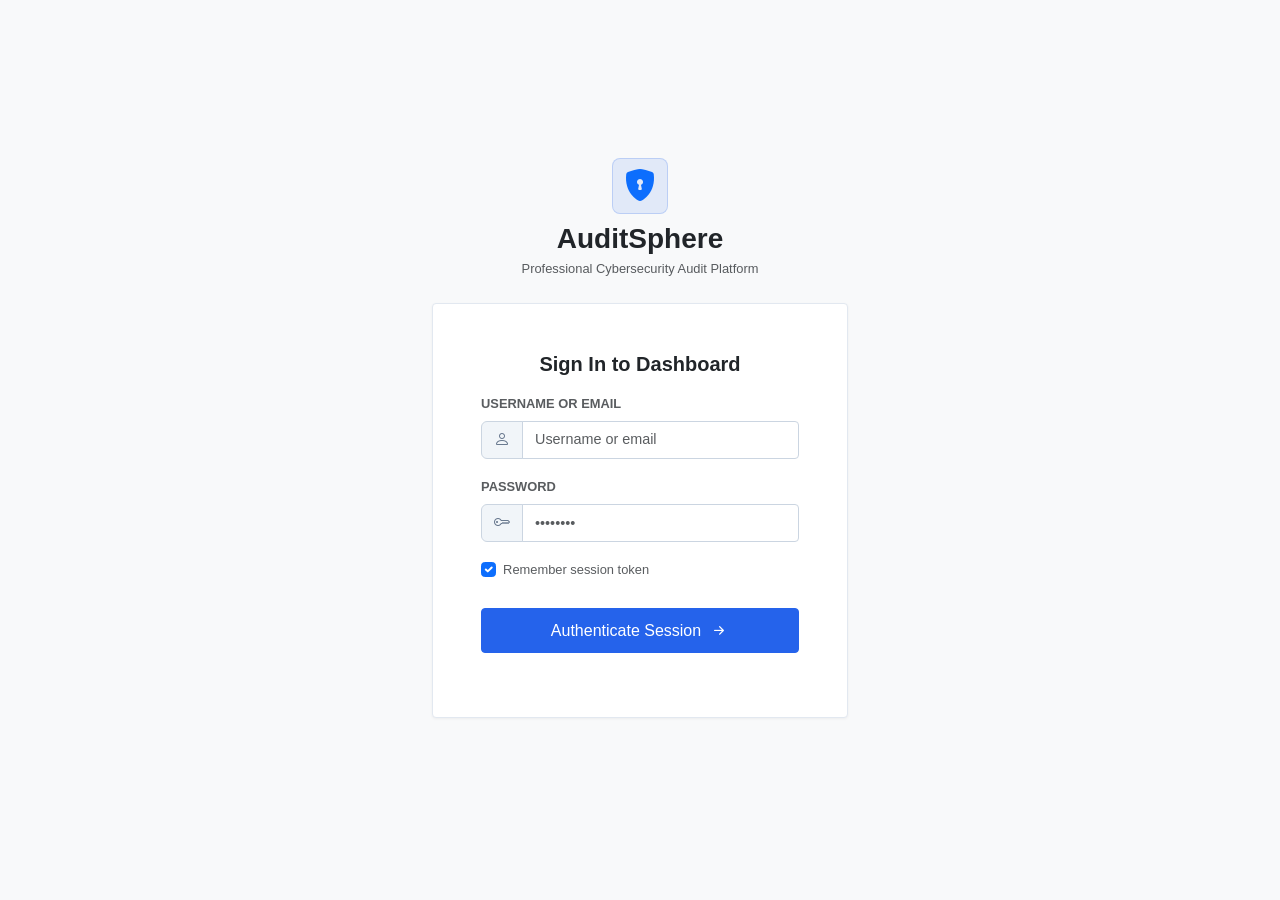
<file: frontend/index.html>
<!DOCTYPE html>
<html lang="en">
<head>
  <meta charset="UTF-8">
  <meta name="viewport" content="width=device-width, initial-scale=1.0">
  <title>Dashboard - Cybersecurity Audit Platform</title>
  <!-- Bootstrap 5 CSS -->
  <link href="https://cdn.jsdelivr.net/npm/bootstrap@5.3.2/dist/css/bootstrap.min.css" rel="stylesheet">
  <!-- Bootstrap Icons -->
  <link rel="stylesheet" href="https://cdn.jsdelivr.net/npm/bootstrap-icons@1.11.1/font/bootstrap-icons.css">
  <!-- Custom Styling -->
  <link rel="stylesheet" href="css/style.css">
</head>
<body>

  <!-- Sidebar & Topbar Mount Point -->
  <div id="navbar-mount"></div>

  <!-- Main Content Wrapper -->
  <main class="main-wrapper">
    <div class="content-container">
      
      <!-- Page Header -->
      <div class="d-flex justify-content-between align-items-center mb-4">
        <div>
          <h2 class="fw-bold mb-1 text-dark">Security Operations Dashboard</h2>
          <p class="text-muted mb-0">Real-time network security scoring, risk telemetry, and audit management</p>
        </div>
        <div>
          <form id="quick-scan-form" class="d-flex gap-2">
            <input type="text" id="quick-target" class="form-control" placeholder="Target IP or CIDR Subnet" required>
            <button type="submit" class="btn btn-cyber-primary text-nowrap">
              <i class="bi bi-play-fill me-1"></i>Scan
            </button>
          </form>
        </div>
      </div>

      <!-- Top Statistics Row (4 Cards) -->
      <div class="row g-3 mb-4">
        
        <!-- Card 1: How many devices exist? -->
        <div class="col-xl-3 col-md-6">
          <div class="cyber-card h-100 d-flex flex-column justify-content-between">
            <div>
              <span class="stat-card-title">Discovered Devices</span>
              <div class="stat-card-value" id="metric-total-devices">0</div>
            </div>
            <div class="stat-card-desc">
              <i class="bi bi-hdd-network me-1"></i><span id="metric-online-devices">0</span> hosts currently online
            </div>
          </div>
        </div>

        <!-- Card 2: How many audits have been executed? -->
        <div class="col-xl-3 col-md-6">
          <div class="cyber-card h-100 d-flex flex-column justify-content-between">
            <div>
              <span class="stat-card-title">Audits Executed</span>
              <div class="stat-card-value" id="metric-total-audits">0</div>
            </div>
            <div class="stat-card-desc">
              <i class="bi bi-clock-history me-1"></i>Across all target networks
            </div>
          </div>
        </div>

        <!-- Card 3: What is the average security score? -->
        <div class="col-xl-3 col-md-6">
          <div class="cyber-card h-100 d-flex flex-column justify-content-between">
            <div>
              <span class="stat-card-title">Average Security Score</span>
              <div class="stat-card-value" id="metric-avg-score">0%</div>
            </div>
            <div class="stat-card-desc">
              <i class="bi bi-shield-check me-1"></i>Platform-wide posture index
            </div>
          </div>
        </div>

        <!-- Card 4: How many High/Critical findings exist? -->
        <div class="col-xl-3 col-md-6">
          <div class="cyber-card h-100 d-flex flex-column justify-content-between">
            <div>
              <span class="stat-card-title">High/Critical Findings</span>
              <div class="stat-card-value text-danger" id="metric-critical-high">0</div>
            </div>
            <div class="stat-card-desc">
              <i class="bi bi-exclamation-triangle me-1"></i>Require immediate remediation
            </div>
          </div>
        </div>

      </div>

      <!-- Main Dashboard Grid -->
      <div class="row g-4">
        
        <!-- Left Side: Risk Distribution, Security Score Trend -->
        <div class="col-lg-4">
          
          <!-- Risk Distribution Chart (Progress Bars) -->
          <div class="cyber-card mb-4">
            <h5 class="fw-bold mb-3 text-dark">
              <i class="bi bi-bug me-1"></i>Vulnerability Distribution
            </h5>
            <p class="text-muted small mb-3">Security findings aggregated from the latest network audit</p>
            
            <div class="d-flex flex-column gap-3">
              <div>
                <div class="d-flex justify-content-between small mb-1">
                  <span class="fw-semibold text-danger">Critical</span>
                  <span id="count-critical" class="fw-bold">0</span>
                </div>
                <div class="progress" style="height: 6px;">
                  <div id="bar-critical" class="progress-bar bg-danger" style="width: 0%;"></div>
                </div>
              </div>

              <div>
                <div class="d-flex justify-content-between small mb-1">
                  <span class="fw-semibold text-warning">High</span>
                  <span id="count-high" class="fw-bold">0</span>
                </div>
                <div class="progress" style="height: 6px;">
                  <div id="bar-high" class="progress-bar bg-warning" style="width: 0%;"></div>
                </div>
              </div>

              <div>
                <div class="d-flex justify-content-between small mb-1">
                  <span class="fw-semibold text-primary">Medium</span>
                  <span id="count-medium" class="fw-bold">0</span>
                </div>
                <div class="progress" style="height: 6px;">
                  <div id="bar-medium" class="progress-bar bg-primary" style="width: 0%;"></div>
                </div>
              </div>

              <div>
                <div class="d-flex justify-content-between small mb-1">
                  <span class="fw-semibold text-info">Low</span>
                  <span id="count-low" class="fw-bold">0</span>
                </div>
                <div class="progress" style="height: 6px;">
                  <div id="bar-low" class="progress-bar bg-info" style="width: 0%;"></div>
                </div>
              </div>
            </div>
          </div>

          <!-- Security Score Trend (Clean List) -->
          <div class="cyber-card">
            <h5 class="fw-bold mb-3 text-dark">
              <i class="bi bi-graph-up me-1"></i>Security Score Trend
            </h5>
            <div id="score-trend-list" class="d-flex flex-column gap-2">
              <div class="text-muted small py-2 text-center">Loading audit score trend...</div>
            </div>
          </div>

        </div>

        <!-- Right Side: Recent Audits, Most Vulnerable Devices -->
        <div class="col-lg-8">
          
          <!-- Recent Audits Table -->
          <div class="cyber-card mb-4">
            <div class="d-flex justify-content-between align-items-center mb-3">
              <h5 class="fw-bold mb-0 text-dark">
                <i class="bi bi-list-task me-1"></i>Recent Security Audits
              </h5>
              <a href="audits.html" class="btn btn-cyber-outline btn-sm">View History</a>
            </div>
            
            <div class="table-responsive">
              <table class="table table-cyber align-middle mb-0">
                <thead>
                  <tr>
                    <th>Target Network</th>
                    <th>Audit Date</th>
                    <th>Security Score</th>
                    <th>Status</th>
                    <th class="text-end">Actions</th>
                  </tr>
                </thead>
                <tbody id="recent-audits-body">
                  <tr>
                    <td colspan="5" class="text-center text-muted py-4">Loading recent audits...</td>
                  </tr>
                </tbody>
              </table>
            </div>
          </div>

          <!-- Most Vulnerable Devices -->
          <div class="cyber-card">
            <h5 class="fw-bold mb-3 text-dark">
              <i class="bi bi-exclamation-circle me-1"></i>Most Vulnerable Devices
            </h5>
            <div class="table-responsive">
              <table class="table table-cyber align-middle mb-0">
                <thead>
                  <tr>
                    <th>Device IP</th>
                    <th>Hostname</th>
                    <th>Operating System</th>
                    <th>Open Ports</th>
                    <th>Risk Level</th>
                  </tr>
                </thead>
                <tbody id="vulnerable-devices-body">
                  <tr>
                    <td colspan="5" class="text-center text-muted py-3">Loading inventory devices...</td>
                  </tr>
                </tbody>
              </table>
            </div>
          </div>

        </div>

      </div>

    </div>
  </main>

  <!-- Bootstrap Bundle JS -->
  <script src="https://cdn.jsdelivr.net/npm/bootstrap@5.3.2/dist/js/bootstrap.bundle.min.js"></script>
  <!-- Page Scripts -->
  <script type="module" src="js/dashboard.js?v=1.0.3"></script>
</body>
</html>
</file>
<file: frontend/css/style.css>
:root {
  --primary:#2563eb;
  --primary-hover:#1d4ed8;
  --dark-navy:#0f172a;
  --sidebar-bg:#1e293b;
  --bg-light:#f8fafc;
  --text-dark:#1e293b;
  --text-muted:#64748b;
  --border-color:#e2e8f0;
  --color-critical:#ef4444;
  --color-high:#f97316;
  --color-medium:#f59e0b;
  --color-low:#06b6d4;
  --color-safe:#10b981;
  --sidebar-width:240px;
  --sidebar-collapsed-width:72px;
  --topbar-height:56px;
}

* {
  box-sizing:border-box;
}

html,
body {
  width:100%;
  min-height:100%;
  margin:0;
  padding:0;
  overflow-x:hidden;
  overflow-y:auto;
}

body {
  background-color:var(--bg-light);
  color:var(--text-dark);
  font-family:-apple-system,BlinkMacSystemFont,"Segoe UI",Roboto,Helvetica,Arial,sans-serif;
  font-size:.92rem;
}

::-webkit-scrollbar {
  width:6px;
  height:6px;
}

::-webkit-scrollbar-track {
  background:var(--bg-light);
}

::-webkit-scrollbar-thumb {
  background:#cbd5e1;
  border-radius:3px;
}

::-webkit-scrollbar-thumb:hover {
  background:#94a3b8;
}

.sidebar {
  position:fixed;
  top:0;
  bottom:0;
  left:0;
  width:var(--sidebar-width);
  background-color:var(--sidebar-bg);
  color:#f1f5f9;
  z-index:1000;
  padding:0;
  border-right:1px solid rgba(255,255,255,.1);
  display:flex;
  flex-direction:column;
  transition:width .25s ease,transform .25s ease;
  overflow:hidden;
}

.sidebar.collapsed {
  width:var(--sidebar-collapsed-width);
}

.sidebar .brand {
  height:56px;
  min-height:56px;
  padding:0 1.25rem;
  display:flex;
  align-items:center;
  font-weight:700;
  font-size:1.05rem;
  letter-spacing:.5px;
  color:#fff;
  border-bottom:1px solid rgba(255,255,255,.1);
  background-color:var(--dark-navy);
  white-space:nowrap;
  overflow:hidden;
}

.sidebar.collapsed .brand {
  justify-content:center;
  padding:0;
}

.sidebar.collapsed .brand span,
.sidebar.collapsed .brand-text {
  display:none;
}

.sidebar .nav-links {
  padding:1rem .5rem;
  flex-grow:1;
  overflow-y:auto;
  overflow-x:hidden;
}

.sidebar .nav-item-link {
  display:flex;
  align-items:center;
  gap:12px;
  height:42px;
  padding:.65rem 1rem;
  color:#cbd5e1;
  text-decoration:none;
  font-size:.88rem;
  font-weight:500;
  border-radius:4px;
  margin-bottom:4px;
  transition:all .15s ease;
  white-space:nowrap;
}

.sidebar .nav-item-link i {
  min-width:20px;
  width:20px;
  text-align:center;
  font-size:1rem;
}

.sidebar .nav-item-link:hover {
  background-color:rgba(255,255,255,.05);
  color:#fff;
}

.sidebar .nav-item-link.active {
  background-color:var(--primary);
  color:#fff;
}

.sidebar.collapsed .nav-item-link {
  justify-content:center;
  padding:.65rem 0;
  gap:0;
}

.sidebar.collapsed .nav-item-link span,
.sidebar.collapsed .nav-item-link .nav-label {
  display:none;
}

.sidebar-footer {
  margin-top:auto;
  padding:14px 20px;
  border-top:1px solid rgba(255,255,255,.08);
  font-size:.7rem;
  color:#94a3b8;
  line-height:1.6;
  white-space:nowrap;
  overflow:hidden;
}

.sidebar.collapsed .sidebar-footer {
  padding:14px 0;
  text-align:center;
}

.sidebar.collapsed .sidebar-footer span {
  display:none;
}

.main-wrapper {
  margin-left:var(--sidebar-width);
  min-height:100vh;
  display:flex;
  flex-direction:column;
  transition:margin-left .25s ease;
}

.sidebar.collapsed ~ .main-wrapper {
  margin-left:var(--sidebar-collapsed-width);
}

.top-navbar {
  height:var(--topbar-height);
  min-height:var(--topbar-height);
  background-color:#fff;
  border-bottom:1px solid var(--border-color);
  display:flex;
  align-items:center;
  justify-content:space-between;
  padding:0 1.5rem;
  position:sticky;
  top:0;
  z-index:990;
}

.top-navbar .project-title {
  font-weight:600;
  font-size:1rem;
  color:var(--dark-navy);
  margin:0;
}

.top-navbar .user-info {
  display:flex;
  align-items:center;
  gap:15px;
  font-size:.85rem;
}

.top-navbar .user-details {
  text-align:right;
}

.top-navbar .user-name {
  font-weight:600;
  color:var(--text-dark);
}

.top-navbar .user-role {
  font-size:.75rem;
  color:var(--text-muted);
}

.sidebar-toggle {
  display:flex;
  align-items:center;
  justify-content:center;
  background:none;
  border:none;
  font-size:1.35rem;
  color:var(--dark-navy);
  cursor:pointer;
  padding:0;
  width:34px;
  height:34px;
  margin-right:12px;
  border-radius:4px;
}

.sidebar-toggle:hover {
  background:#f1f5f9;
}

.content-container {
  padding:1.5rem;
  flex:1;
}

.cyber-card {
  background-color:#fff;
  border:1px solid var(--border-color);
  border-radius:4px;
  padding:1.25rem;
  margin-bottom:1.5rem;
  box-shadow:0 1px 3px rgba(0,0,0,.05);
}

.cyber-card-header {
  border-bottom:1px solid var(--border-color);
  padding-bottom:.75rem;
  margin-bottom:1.25rem;
}

.stat-card-title {
  font-size:.75rem;
  font-weight:600;
  color:var(--text-muted);
  text-transform:uppercase;
  letter-spacing:.5px;
  margin-bottom:.5rem;
}

.stat-card-value {
  font-size:1.65rem;
  font-weight:700;
  color:var(--dark-navy);
  line-height:1.2;
}

.stat-card-desc {
  font-size:.75rem;
  color:var(--text-muted);
  margin-top:.25rem;
}

.table-responsive {
  width:100%;
  max-height:520px;
  overflow-y:auto;
  overflow-x:auto;
}

.table-cyber {
  background-color:#fff;
  width:100%;
  min-width:850px;
  margin-bottom:0;
  border-collapse:separate;
  border-spacing:0;
}

.table-cyber th {
  position:sticky;
  top:0;
  z-index:5;
  font-weight:600;
  font-size:.78rem;
  text-transform:uppercase;
  color:var(--text-muted);
  letter-spacing:.5px;
  border-bottom:2px solid var(--border-color);
  padding:.65rem .75rem;
  background-color:#f8fafc;
  white-space:nowrap;
}

.table-cyber td {
  padding:.65rem .75rem;
  border-bottom:1px solid var(--border-color);
  vertical-align:middle;
  font-size:.88rem;
  white-space:nowrap;
}

.table-cyber tbody tr:hover {
  background-color:#f8fafc;
}

.table-cyber tbody tr:last-child td {
  border-bottom:none;
}

.cyber-card:has(.table-responsive) {
  display:flex;
  flex-direction:column;
  min-height:0;
}

.cyber-card:has(.table-responsive) .table-responsive {
  flex:1;
}

.cyber-card:has(.table-responsive) .table-responsive + div {
  flex-shrink:0;
}

.status-dot {
  width:7px;
  height:7px;
  border-radius:50%;
  display:inline-block;
  margin-right:6px;
}

.dot-online {
  background-color:var(--color-safe);
}

.dot-offline {
  background-color:var(--color-critical);
}

.badge-cyber {
  font-weight:600;
  font-size:.72rem;
  padding:.25em .5em;
  border-radius:3px;
  text-transform:uppercase;
  display:inline-block;
}

.bg-critical {
  background-color:#fee2e2;
  color:#991b1b;
  border:1px solid #fca5a5;
}

.bg-high {
  background-color:#ffedd5;
  color:#9a3412;
  border:1px solid #fed7aa;
}

.bg-medium {
  background-color:#fef9c3;
  color:#854d0e;
  border:1px solid #fef08a;
}

.bg-low {
  background-color:#e0f2fe;
  color:#0369a1;
  border:1px solid #bae6fd;
}

.bg-safe {
  background-color:#d1fae5;
  color:#065f46;
  border:1px solid #a7f3d0;
}

.score-circle {
  width:90px;
  height:90px;
  border-radius:50%;
  background:conic-gradient(var(--score-color,var(--primary)) calc(var(--score,0) * 1%),#f1f5f9 0);
  display:flex;
  align-items:center;
  justify-content:center;
  margin:0 auto;
}

.score-inner {
  width:72px;
  height:72px;
  border-radius:50%;
  background-color:#fff;
  display:flex;
  flex-direction:column;
  align-items:center;
  justify-content:center;
  border:1px solid var(--border-color);
}

.score-val {
  font-size:1.35rem;
  font-weight:700;
  color:var(--dark-navy);
}

.score-lbl {
  font-size:.6rem;
  color:var(--text-muted);
  text-transform:uppercase;
}

.btn-cyber-primary {
  background-color:var(--primary);
  border:1px solid var(--primary);
  color:#fff;
  font-weight:500;
  border-radius:4px;
  padding:.4rem 1rem;
  transition:all .15s;
}

.btn-cyber-primary:hover,
.btn-cyber-primary:focus {
  background-color:var(--primary-hover);
  border-color:var(--primary-hover);
  color:#fff;
}

.btn-cyber-outline {
  background-color:transparent;
  border:1px solid #cbd5e1;
  color:var(--text-dark);
  font-weight:500;
  border-radius:4px;
  padding:.4rem 1rem;
  transition:all .15s;
}

.btn-cyber-outline:hover,
.btn-cyber-outline:focus {
  background-color:#f1f5f9;
  border-color:#94a3b8;
  color:var(--text-dark);
}

.btn-cyber-danger {
  background-color:transparent;
  border:1px solid #fca5a5;
  color:var(--color-critical);
  font-weight:500;
  border-radius:4px;
  padding:.35rem .85rem;
  transition:all .15s;
}

.btn-cyber-danger:hover,
.btn-cyber-danger:focus {
  background-color:#fee2e2;
  border-color:#ef4444;
  color:#991b1b;
}

.code-box {
  font-family:"SFMono-Regular",Consolas,"Liberation Mono",Menlo,monospace;
  background-color:#f1f5f9;
  border:1px solid var(--border-color);
  padding:.12rem .3rem;
  border-radius:3px;
  font-size:.8rem;
  color:#0f172a;
}

.form-control,
.form-select {
  background-color:#fff !important;
  color:var(--text-dark) !important;
  border:1px solid #cbd5e1 !important;
  border-radius:4px;
  font-size:.9rem;
}

.form-control:focus,
.form-select:focus {
  border-color:var(--primary) !important;
  box-shadow:0 0 0 2px rgba(37,99,235,.15) !important;
}

.input-group-text {
  background-color:#f1f5f9 !important;
  border:1px solid #cbd5e1 !important;
  color:var(--text-muted) !important;
}

.pagination {
  margin:0;
}

.page-link {
  color:var(--primary);
}

.page-link:hover {
  color:var(--primary-hover);
}

.page-item.active .page-link {
  background-color:var(--primary);
  border-color:var(--primary);
}

.toast-item {
  display:flex;
  align-items:center;
  background:#fff;
  border-radius:6px;
  box-shadow:0 4px 16px rgba(0,0,0,.12);
  padding:12px 14px;
  margin-top:8px;
  min-width:280px;
  max-width:380px;
  font-size:.875rem;
  color:var(--text-dark);
  animation:fadePageIn .2s ease;
}

.toast-close {
  background:none;
  border:none;
  cursor:pointer;
  font-size:1.1rem;
  color:var(--text-muted);
  padding:0 0 0 8px;
  line-height:1;
}

.confirm-overlay {
  position:fixed;
  inset:0;
  background:rgba(15,23,42,.45);
  z-index:10000;
  display:flex;
  align-items:center;
  justify-content:center;
  animation:fadePageIn .15s ease;
}

.confirm-box {
  background:#fff;
  border-radius:8px;
  padding:28px 32px;
  box-shadow:0 8px 32px rgba(0,0,0,.18);
  max-width:380px;
  width:100%;
  text-align:center;
}

.confirm-msg {
  font-size:.95rem;
  color:var(--text-dark);
  margin-bottom:20px;
  line-height:1.5;
}

.confirm-actions {
  display:flex;
  gap:10px;
  justify-content:center;
}

body.page-enter {
  animation:fadePageIn .22s ease forwards;
}

body.page-exit {
  animation:fadePageOut .18s ease forwards;
  pointer-events:none;
}

@keyframes fadePageIn {
  from {
    opacity:0;
    transform:translateY(6px);
  }
  to {
    opacity:1;
    transform:translateY(0);
  }
}

@keyframes fadePageOut {
  from {
    opacity:1;
  }
  to {
    opacity:0;
  }
}

@media (max-width:991.98px) {
  .sidebar {
    width:var(--sidebar-width);
    transform:translateX(-100%);
  }

  .sidebar.show {
    transform:translateX(0);
  }

  .sidebar.collapsed {
    width:var(--sidebar-width);
  }

  .main-wrapper,
  .sidebar.collapsed ~ .main-wrapper {
    margin-left:0;
  }

  .sidebar-toggle {
    display:flex;
  }

  .content-container {
    padding:1rem;
  }

  .table-responsive {
    max-height:calc(100vh - 350px);
  }
}

@media (max-width:575.98px) {
  .top-navbar {
    padding:0 .75rem;
  }

  .top-navbar .user-details {
    display:none;
  }

  .content-container {
    padding:.75rem;
  }

  .table-responsive {
    max-height:calc(100vh - 380px);
  }
}
</file>
